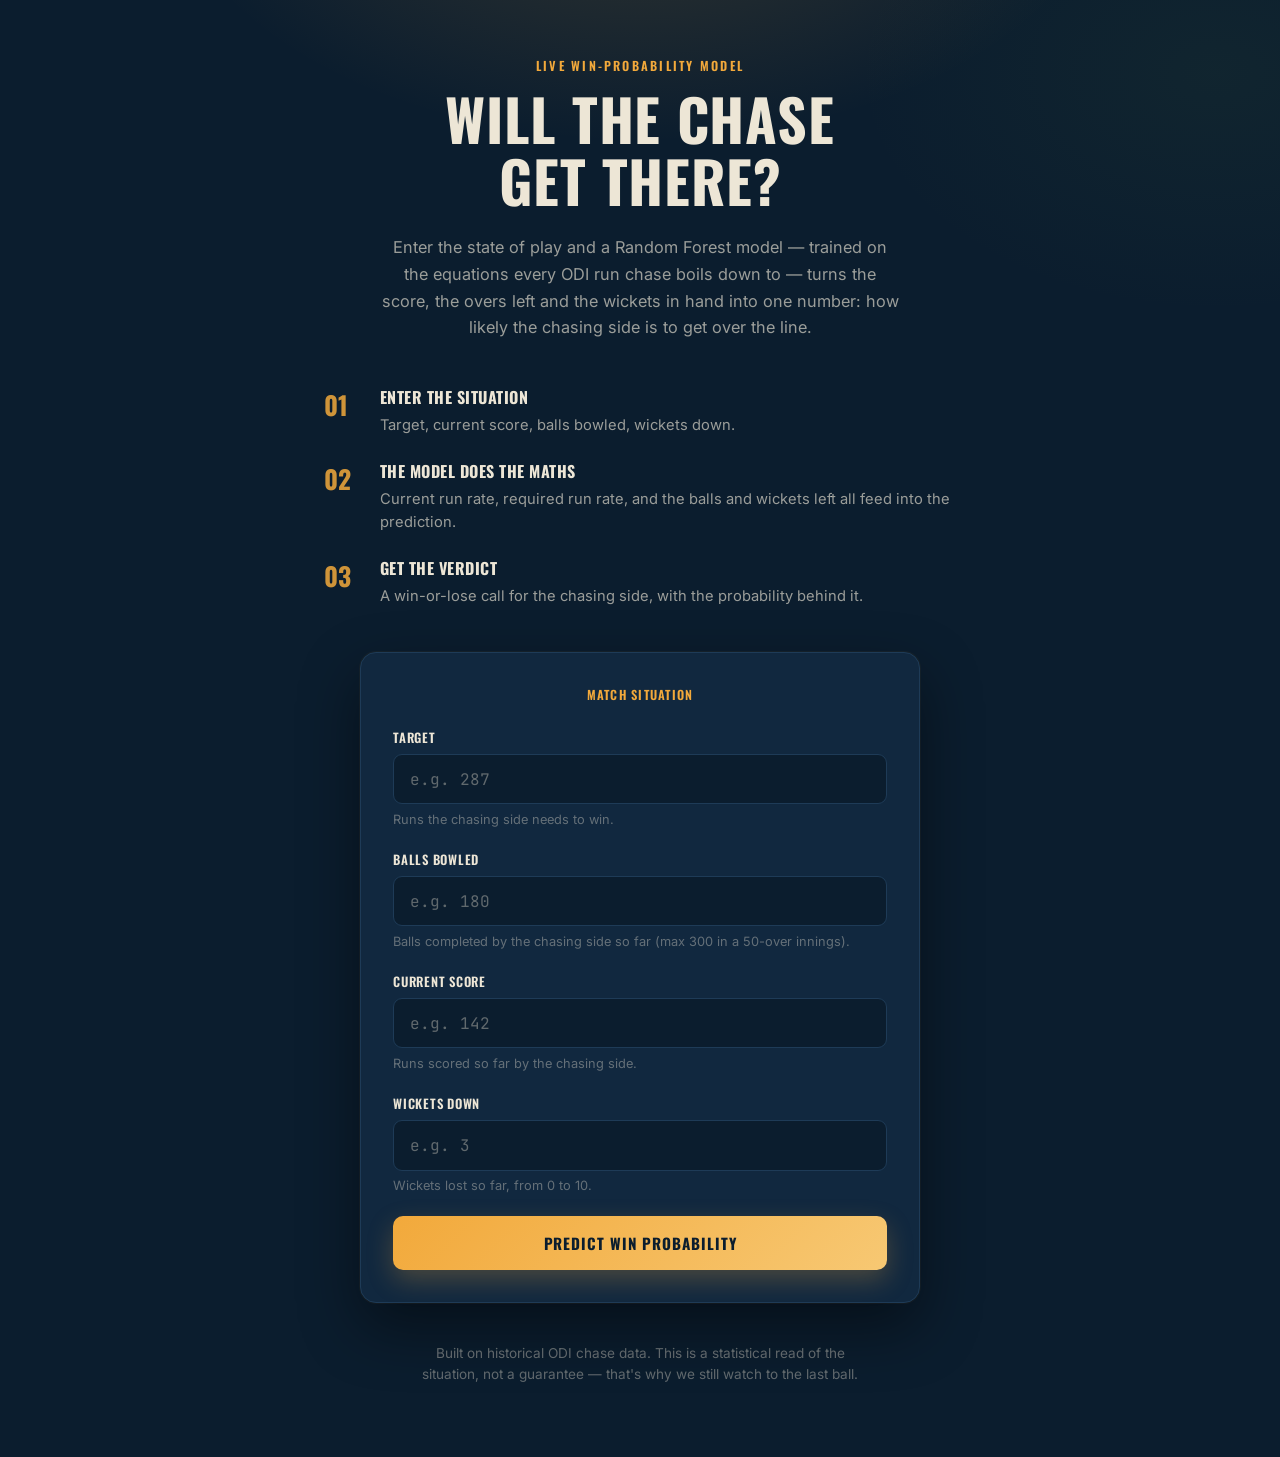
<file: templates/index.html>
<!DOCTYPE html>
<html lang="en">
<head>
  <meta charset="UTF-8">
  <meta name="viewport" content="width=device-width, initial-scale=1.0">
  <title>ODI Chase Predictor</title>
  <link rel="preconnect" href="https://fonts.googleapis.com">
  <link href="https://fonts.googleapis.com/css2?family=Oswald:wght@500;600;700&family=JetBrains+Mono:wght@500;600;700&family=Inter:wght@400;500;600&display=swap" rel="stylesheet">
  <link rel="stylesheet" href="/static/style.css">
</head>
<body>

  <div class="floodlight-wrap">

    <header class="hero">
      <p class="eyebrow">Live Win-Probability Model</p>
      <h1>Will The Chase<br>Get There?</h1>
      <p class="subtitle">
        Enter the state of play and a Random Forest model — trained on the
        equations every ODI run chase boils down to — turns the score,
        the overs left and the wickets in hand into one number: how likely
        the chasing side is to get over the line.
      </p>
    </header>

    <section class="how-it-works" aria-label="How it works">
      <ol>
        <li>
          <span class="step-num">01</span>
          <div>
            <h3 class="step-title">Enter the situation</h3>
            <p class="step-text">Target, current score, balls bowled, wickets down.</p>
          </div>
        </li>
        <li>
          <span class="step-num">02</span>
          <div>
            <h3 class="step-title">The model does the maths</h3>
            <p class="step-text">Current run rate, required run rate, and the balls and wickets left all feed into the prediction.</p>
          </div>
        </li>
        <li>
          <span class="step-num">03</span>
          <div>
            <h3 class="step-title">Get the verdict</h3>
            <p class="step-text">A win-or-lose call for the chasing side, with the probability behind it.</p>
          </div>
        </li>
      </ol>
    </section>

    <section class="panel form-panel">
      <p class="panel-title">Match Situation</p>

      <form action="/predict" method="post">

        <div class="field">
          <label for="target">Target</label>
          <input type="number" id="target" name="target" placeholder="e.g. 287" required min="1" max="551" step="1">
          <p class="hint">Runs the chasing side needs to win.</p>
        </div>

        <div class="field">
          <label for="total_balls">Balls Bowled</label>
          <input type="number" id="total_balls" name="total_balls" placeholder="e.g. 180" required min="20" max="300" step="1">
          <p class="hint">Balls completed by the chasing side so far (max 300 in a 50-over innings).</p>
        </div>

        <div class="field">
          <label for="curr_run">Current Score</label>
          <input type="number" id="curr_run" name="curr_run" placeholder="e.g. 142" required min="0" max="550"step="1">
          <p class="hint">Runs scored so far by the chasing side.</p>
        </div>

        <div class="field">
          <label for="curr_wicket">Wickets Down</label>
          <input type="number" id="curr_wicket" name="curr_wicket" placeholder="e.g. 3" required min="0" max="9" step="1">
          <p class="hint">Wickets lost so far, from 0 to 10.</p>
        </div>

        <button type="submit" class="cta-button">Predict Win Probability</button>
      </form>
    </section>

    <footer class="footnote">
      <p>
        Built on historical ODI chase data. This is a statistical read of the
        situation, not a guarantee — that's why we still watch to the last ball.
      </p>
    </footer>

  </div>

</body>
</html>
</file>
<file: static/style.css>
/* ============================================================
   ODI Chase Predictor — design tokens
   Palette grounded in a floodlit night ODI: navy sky, the warm
   gold wash of the floodlights, and the pitch-green / ball-red
   pair the sport already uses as its own complementary contrast.
   Green/red are reserved for win/lose states only — never decorative.
   ============================================================ */

:root {
  --navy-deep: #0B1D2E;
  --navy-panel: #11283F;
  --navy-edge: #1E3B57;

  --gold: #F2A93B;
  --gold-soft: #F7C873;

  --pitch: #5B8C3E;
  --pitch-bright: #7CB857;

  --ball: #C8312E;
  --ball-bright: #E14B45;

  --cream: #EDE6D6;
  --cream-dim: rgba(237, 230, 214, 0.64);
  --cream-faint: rgba(237, 230, 214, 0.38);

  --font-display: 'Oswald', sans-serif;
  --font-mono: 'JetBrains Mono', monospace;
  --font-body: 'Inter', sans-serif;
}

* {
  box-sizing: border-box;
}

body {
  margin: 0;
  min-height: 100vh;
  background:
    radial-gradient(ellipse 800px 480px at 50% -10%, rgba(242, 169, 59, 0.18), transparent 60%),
    radial-gradient(ellipse 600px 400px at 95% 5%, rgba(91, 140, 62, 0.07), transparent 60%),
    var(--navy-deep);
  color: var(--cream);
  font-family: var(--font-body);
  -webkit-font-smoothing: antialiased;
}

.floodlight-wrap {
  max-width: 680px;
  margin: 0 auto;
  padding: 3.5rem 1.5rem 2rem;
}

/* ---------- Hero ---------- */

.eyebrow {
  font-family: var(--font-display);
  text-transform: uppercase;
  letter-spacing: 0.18em;
  font-size: 0.78rem;
  font-weight: 600;
  color: var(--gold);
  margin: 0 0 0.75rem;
  text-align: center;
}

h1 {
  font-family: var(--font-display);
  text-transform: uppercase;
  font-weight: 700;
  font-size: clamp(2.2rem, 7vw, 3.6rem);
  line-height: 1.08;
  letter-spacing: 0.01em;
  color: var(--cream);
  text-align: center;
  margin: 0;
}

.subtitle {
  font-size: 1.02rem;
  line-height: 1.65;
  color: var(--cream-dim);
  max-width: 520px;
  margin: 1.4rem auto 0;
  text-align: center;
}

/* ---------- How it works ---------- */

.how-it-works ol {
  list-style: none;
  padding: 0;
  margin: 2.75rem 0;
  display: flex;
  flex-direction: column;
  gap: 1.4rem;
}

.how-it-works li {
  display: flex;
  gap: 1.1rem;
  align-items: flex-start;
}

.step-num {
  font-family: var(--font-display);
  font-weight: 700;
  font-size: 1.6rem;
  color: var(--gold);
  opacity: 0.85;
  min-width: 2.4rem;
}

.step-title {
  font-family: var(--font-display);
  text-transform: uppercase;
  letter-spacing: 0.03em;
  font-size: 1rem;
  color: var(--cream);
  margin: 0 0 0.3rem;
}

.step-text {
  margin: 0;
  font-size: 0.92rem;
  line-height: 1.55;
  color: var(--cream-dim);
}

/* ---------- Panel (scoreboard card) ---------- */

.panel {
  background: var(--navy-panel);
  border: 1px solid var(--navy-edge);
  border-radius: 16px;
  padding: 2rem;
  margin: 0 auto 2.5rem;
  max-width: 560px;
  box-shadow:
    0 0 0 1px rgba(242, 169, 59, 0.04),
    0 24px 60px rgba(0, 0, 0, 0.45);
}

.panel-title {
  font-family: var(--font-display);
  text-transform: uppercase;
  letter-spacing: 0.1em;
  font-size: 0.78rem;
  font-weight: 600;
  color: var(--gold);
  margin: 0 0 1.5rem;
  text-align: center;
}

/* ---------- Form ---------- */

.field {
  margin-bottom: 1.3rem;
}

.field label {
  display: block;
  font-family: var(--font-display);
  text-transform: uppercase;
  letter-spacing: 0.06em;
  font-size: 0.8rem;
  font-weight: 600;
  color: var(--cream);
  margin-bottom: 0.45rem;
}

.field input {
  width: 100%;
  padding: 0.85rem 1rem;
  border-radius: 9px;
  border: 1px solid var(--navy-edge);
  background: var(--navy-deep);
  color: var(--cream);
  font-family: var(--font-mono);
  font-size: 1rem;
}

.field input::placeholder {
  color: var(--cream-faint);
}

.hint {
  margin: 0.4rem 0 0;
  font-size: 0.8rem;
  line-height: 1.45;
  color: var(--cream-faint);
}

.cta-button {
  display: block;
  width: 100%;
  margin-top: 0.5rem;
  padding: 1rem;
  border: none;
  border-radius: 10px;
  background: linear-gradient(135deg, var(--gold), var(--gold-soft));
  color: var(--navy-deep);
  font-family: var(--font-display);
  text-transform: uppercase;
  letter-spacing: 0.06em;
  font-weight: 700;
  font-size: 0.95rem;
  cursor: pointer;
  box-shadow: 0 10px 26px rgba(242, 169, 59, 0.25);
  transition: transform 0.2s ease, box-shadow 0.2s ease;
}

.cta-button:hover {
  transform: translateY(-2px);
  box-shadow: 0 14px 32px rgba(242, 169, 59, 0.35);
}

.btn-link {
  text-decoration: none;
}

/* ---------- Footnote ---------- */

.footnote {
  text-align: center;
  font-size: 0.85rem;
  line-height: 1.55;
  color: var(--cream-faint);
  max-width: 460px;
  margin: 0 auto 2.5rem;
}

/* ---------- Result page ---------- */

.result-panel {
  text-align: center;
}

.recap {
  font-family: var(--font-mono);
  text-transform: uppercase;
  letter-spacing: 0.06em;
  font-size: 0.78rem;
  color: var(--cream-dim);
  margin: 0 0 1.1rem;
}

.outcome-text {
  margin: 0;
}

.outcome-text.win { color: var(--pitch-bright); }
.outcome-text.lose { color: var(--ball-bright); }

.prob-display {
  margin: 1.6rem 0 1.2rem;
}

.prob-number {
  font-family: var(--font-mono);
  font-weight: 700;
  font-size: clamp(3.2rem, 13vw, 5rem);
  line-height: 1;
  letter-spacing: -0.02em;
}

.prob-number.win { color: var(--pitch-bright); }
.prob-number.lose { color: var(--ball-bright); }

.prob-percent {
  font-family: var(--font-mono);
  font-size: 1.6rem;
  font-weight: 600;
  opacity: 0.85;
  margin-left: 0.2rem;
}

.prob-percent.win { color: var(--pitch-bright); }
.prob-percent.lose { color: var(--ball-bright); }

.prob-label {
  font-family: var(--font-display);
  text-transform: uppercase;
  letter-spacing: 0.1em;
  font-size: 0.78rem;
  color: var(--gold);
  margin: 0.5rem 0 0;
}

/* Segmented LED-style probability gauge */

.led-bar {
  display: flex;
  gap: 4px;
  height: 20px;
  margin: 1.6rem 0;
}

.segment {
  flex: 1;
  height: 100%;
  border-radius: 2px;
  background: rgba(237, 230, 214, 0.08);
  opacity: 0;
  animation: segFade 0.3s ease forwards;
}

.segment.lit.win {
  background: var(--pitch-bright);
  box-shadow: 0 0 8px rgba(91, 140, 62, 0.7);
}

.segment.lit.lose {
  background: var(--ball-bright);
  box-shadow: 0 0 8px rgba(200, 49, 46, 0.7);
}

@keyframes segFade {
  from { opacity: 0; transform: scaleY(0.3); }
  to { opacity: 1; transform: scaleY(1); }
}

.stat-row {
  display: flex;
  align-items: center;
  justify-content: center;
  gap: 1.6rem;
  margin: 1.6rem 0;
}

.stat {
  display: flex;
  flex-direction: column;
  align-items: center;
}

.stat-value {
  font-family: var(--font-mono);
  font-size: 1.4rem;
  font-weight: 600;
  color: var(--cream);
}

.stat-label {
  font-family: var(--font-display);
  text-transform: uppercase;
  letter-spacing: 0.08em;
  font-size: 0.68rem;
  color: var(--cream-faint);
  margin-top: 0.25rem;
}

.stat-divider {
  width: 1px;
  height: 32px;
  background: var(--navy-edge);
}

.interpretation {
  font-size: 0.95rem;
  line-height: 1.65;
  color: var(--cream-dim);
  max-width: 460px;
  margin: 0 auto 1.6rem;
}

/* ---------- Accessibility ---------- */

input:focus-visible,
button:focus-visible {
  outline: 3px solid var(--gold);
  outline-offset: 2px;
}

@media (prefers-reduced-motion: reduce) {
  .segment {
    animation: none;
    opacity: 1;
  }
  .cta-button {
    transition: none;
  }
}

/* ---------- Responsive ---------- */

@media (max-width: 600px) {
  .floodlight-wrap {
    padding: 2.5rem 1rem 1.5rem;
  }
  .panel {
    padding: 1.5rem;
  }
  .stat-row {
    gap: 1.1rem;
  }
  .stat-value {
    font-size: 1.2rem;
  }
}
</file>
